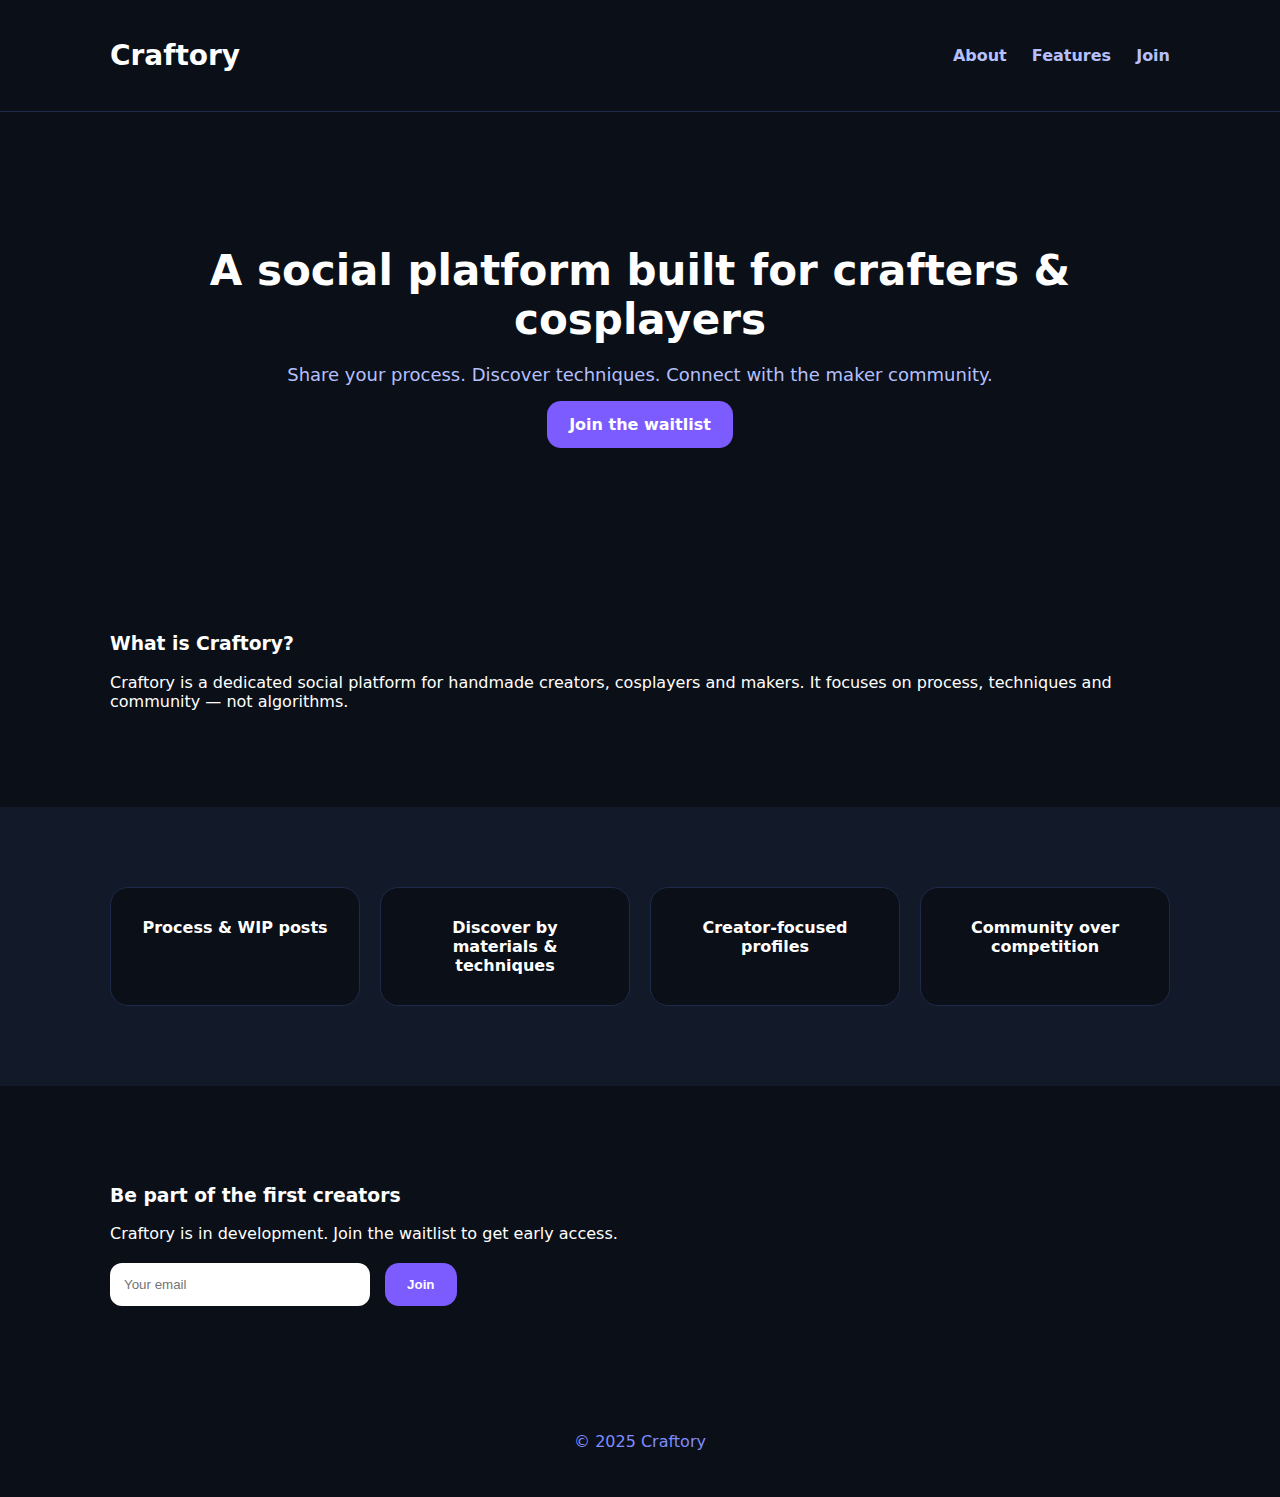
<file: index.html>
<!DOCTYPE html>
<html lang="en">
<head>
  <meta charset="UTF-8" />
  <meta name="viewport" content="width=device-width, initial-scale=1.0" />

  <title>Craftory — Social Platform for Makers</title>
  <meta name="description" content="Craftory is a social platform for crafters, cosplayers and handmade creators. Share your process, discover techniques and connect with the maker community." />

  <link rel="stylesheet" href="style.css" />
</head>
<body>

<header class="header">
  <div class="container">
    <h1 class="logo">Craftory</h1>
    <nav>
      <a href="#about">About</a>
      <a href="#features">Features</a>
      <a href="#join">Join</a>
    </nav>
  </div>
</header>

<section class="hero">
  <div class="container">
    <h2>A social platform built for crafters & cosplayers</h2>
    <p>Share your process. Discover techniques. Connect with the maker community.</p>
    <a href="#join" class="btn">Join the waitlist</a>
  </div>
</section>

<section id="about" class="section">
  <div class="container">
    <h3>What is Craftory?</h3>
    <p>
      Craftory is a dedicated social platform for handmade creators, cosplayers and makers.
      It focuses on process, techniques and community — not algorithms.
    </p>
  </div>
</section>

<section id="features" class="section dark">
  <div class="container grid">
    <div class="card">Process & WIP posts</div>
    <div class="card">Discover by materials & techniques</div>
    <div class="card">Creator-focused profiles</div>
    <div class="card">Community over competition</div>
  </div>
</section>

<section id="join" class="section">
  <div class="container">
    <h3>Be part of the first creators</h3>
    <p>Craftory is in development. Join the waitlist to get early access.</p>

   <form class="form" action="https://formspree.io/f/mrbnjlaq" method="POST">

 <input type="email" name="email" placeholder="Your email" required />
     <input type="hidden" name="_next" value="https://naurbonaciu03-byte.github.io/Craftory/thanks.html">
<button class="btn" type="submit">Join</button>

    </form>
  </div>
</section>

<footer class="footer">
  <p>© 2025 Craftory</p>
</footer>

</body>
</html>
</file>
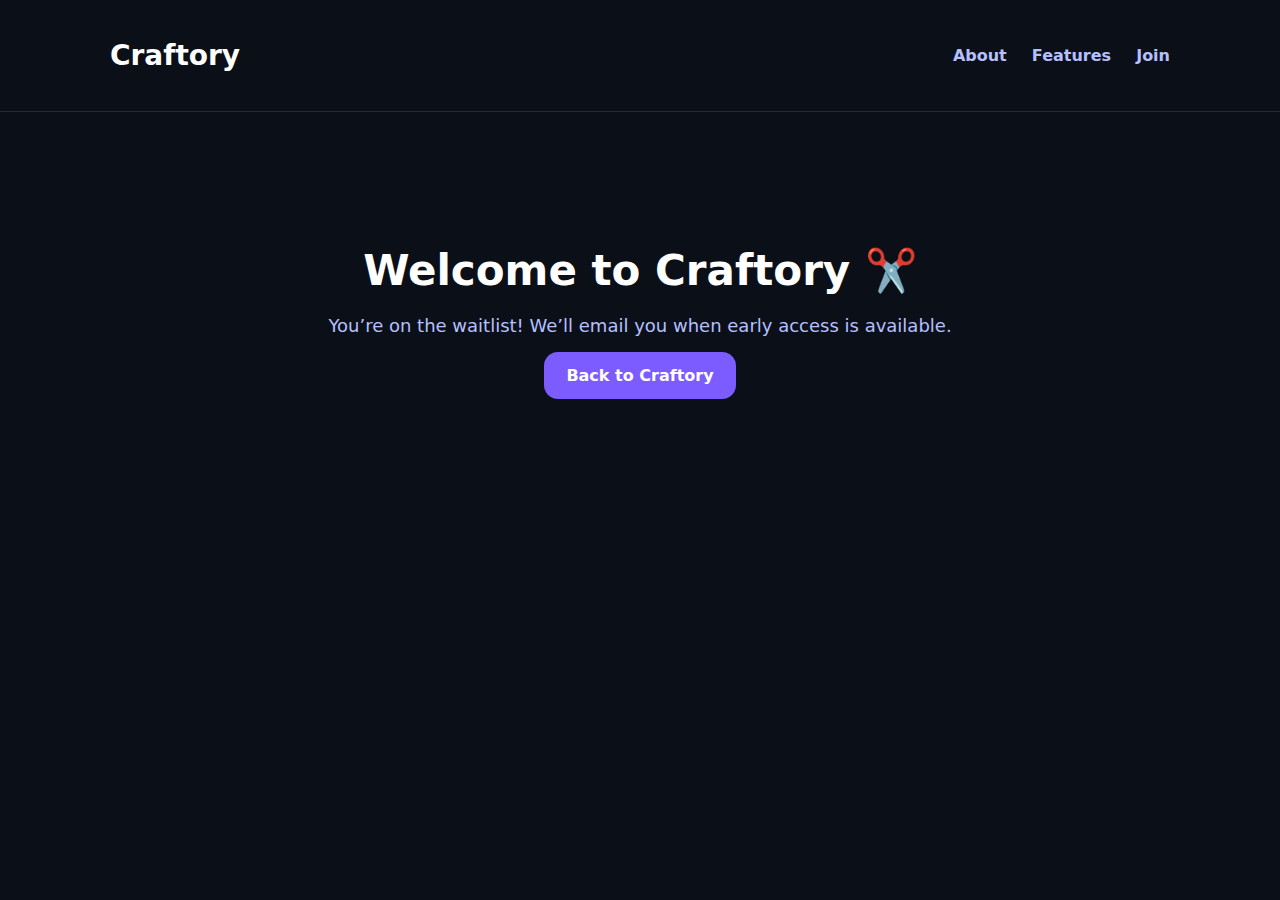
<file: thanks.html>
<!DOCTYPE html>
<html lang="en">
<head>
  <meta charset="UTF-8" />
  <meta name="viewport" content="width=device-width, initial-scale=1.0" />
  <title>Thanks — Craftory</title>
  <link rel="stylesheet" href="style.css" />
</head>
<body>

<header class="header">
  <div class="container">
    <h1 class="logo">Craftory</h1>
    <nav>
      <a href="./index.html#about">About</a>
      <a href="./index.html#features">Features</a>
      <a href="./index.html#join">Join</a>
    </nav>
  </div>
</header>

<section class="hero">
  <div class="container">
   <h2>Welcome to Craftory ✂️</h2>
    <p>You’re on the waitlist! We’ll email you when early access is available.</p>
    <a class="btn" href="./index.html">Back to Craftory</a>
  </div>
</section>

</body>
</html>
</file>
<file: style.css>
* {
  box-sizing: border-box;
}

body {
  margin: 0;
  font-family: system-ui, Arial, sans-serif;
  background: #0b0f17;
  color: #ffffff;
}

.container {
  max-width: 1100px;
  margin: auto;
  padding: 0 20px;
}

.header {
  padding: 20px 0;
  border-bottom: 1px solid #1e2a4a;
}

.header .container {
  display: flex;
  justify-content: space-between;
  align-items: center;
}

.logo {
  font-size: 28px;
  font-weight: 800;
}

nav a {
  color: #b5c0ff;
  text-decoration: none;
  margin-left: 20px;
  font-weight: 600;
}

.hero {
  padding: 100px 0;
  text-align: center;
}

.hero h2 {
  font-size: 42px;
  margin-bottom: 20px;
}

.hero p {
  color: #b5c0ff;
  font-size: 18px;
  margin-bottom: 30px;
}

.btn {
  background: #7c5cff;
  color: white;
  padding: 14px 22px;
  border-radius: 14px;
  text-decoration: none;
  font-weight: 700;
  border: none;
  cursor: pointer;
}

.section {
  padding: 80px 0;
}

.section.dark {
  background: #121a2a;
}

.grid {
  display: grid;
  grid-template-columns: repeat(auto-fit, minmax(220px, 1fr));
  gap: 20px;
}

.card {
  background: #0b0f17;
  border: 1px solid #1e2a4a;
  padding: 30px;
  border-radius: 18px;
  text-align: center;
  font-weight: 600;
}

.form {
  margin-top: 20px;
}

.form input {
  padding: 14px;
  border-radius: 12px;
  border: none;
  width: 260px;
  margin-right: 10px;
}

.footer {
  padding: 30px 0;
  text-align: center;
  color: #7f8cff;
}
</file>
